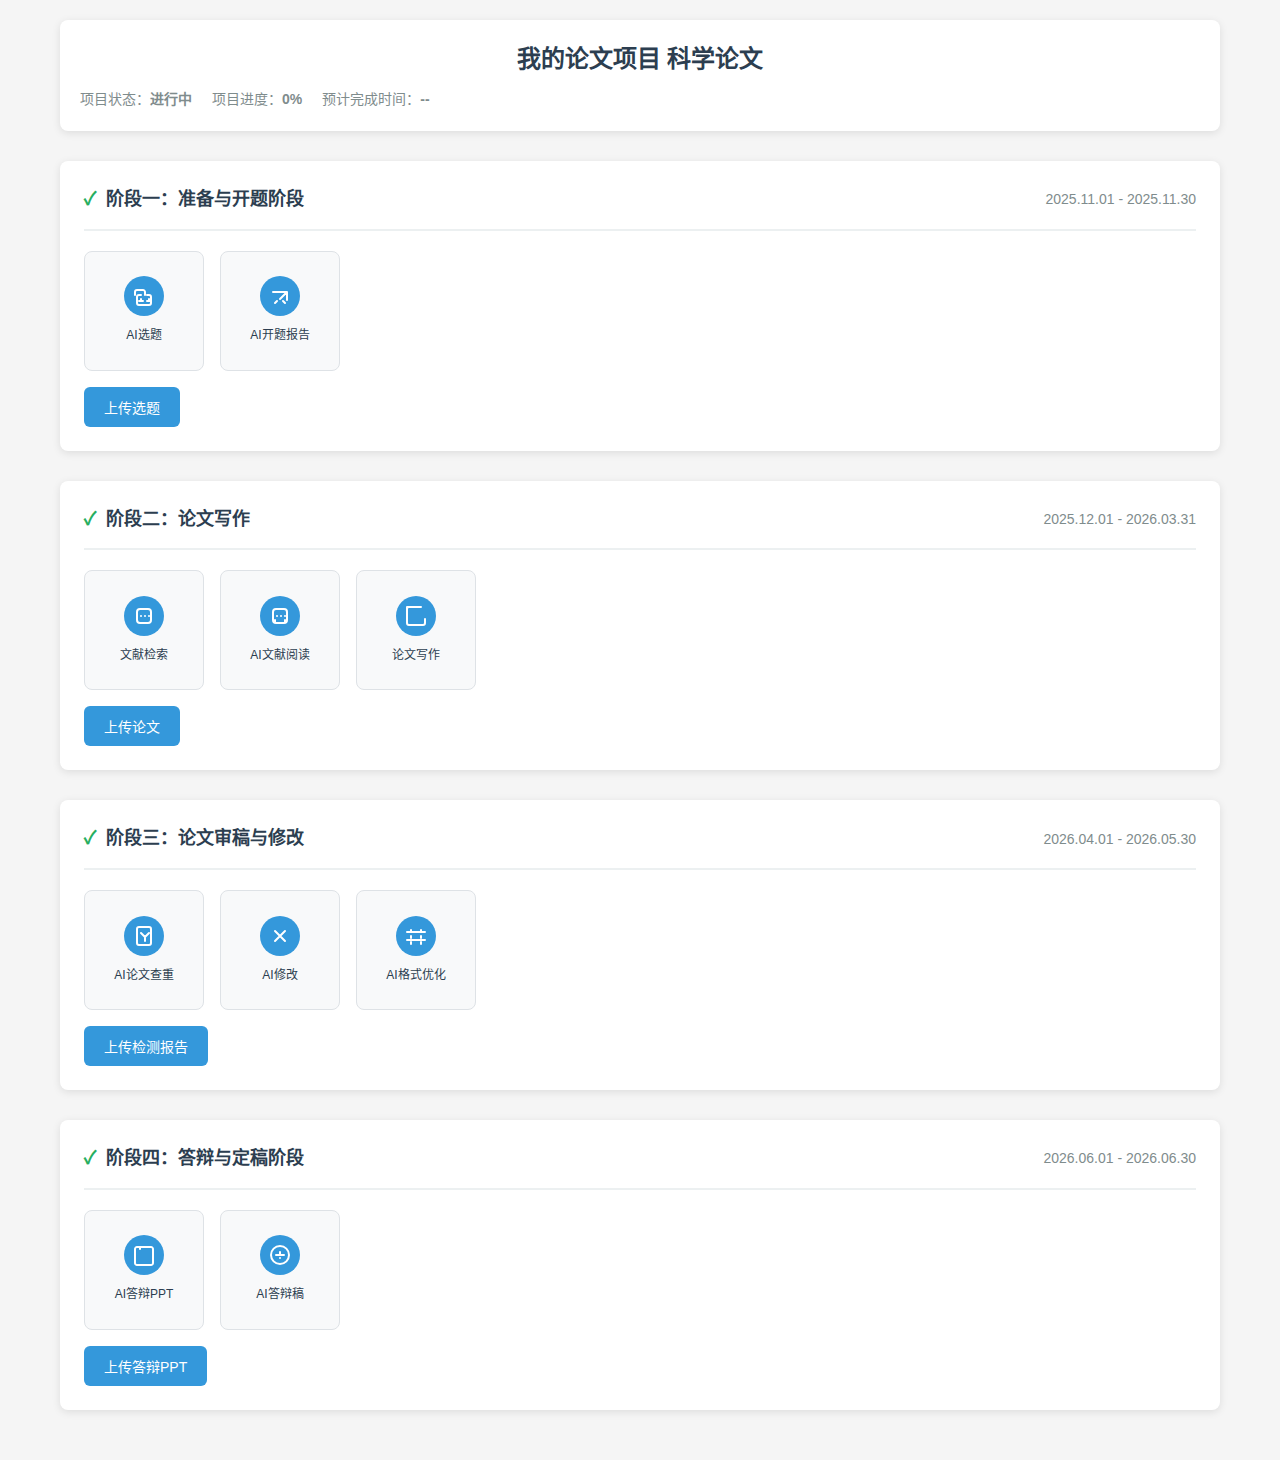
<file: project-progress.html>
<!DOCTYPE html>
<html lang="zh-CN">
<head>
    <meta charset="UTF-8">
    <meta name="viewport" content="width=device-width, initial-scale=1.0">
    <title>论文项目进度 - 小吉论文</title>
    <link rel="stylesheet" href="css/main.css">
    <style>
        body {
            font-family: -apple-system, BlinkMacSystemFont, 'Segoe UI', Roboto, 'Helvetica Neue', Arial, sans-serif;
            background-color: #f5f5f5;
            color: #333;
            line-height: 1.6;
            margin: 0;
            padding: 0;
        }
        
        .container {
            max-width: 1200px;
            margin: 0 auto;
            padding: 20px;
        }
        
        .header {
            background-color: white;
            padding: 20px;
            border-radius: 8px;
            box-shadow: 0 2px 8px rgba(0,0,0,0.1);
            margin-bottom: 30px;
        }
        
        .project-title {
            font-size: 24px;
            font-weight: 600;
            margin-bottom: 10px;
            color: #2c3e50;
        }
        
        .project-meta {
            display: flex;
            gap: 20px;
            color: #7f8c8d;
            font-size: 14px;
        }
        
        .stage {
            background-color: white;
            padding: 24px;
            border-radius: 8px;
            box-shadow: 0 2px 8px rgba(0,0,0,0.1);
            margin-bottom: 30px;
        }
        
        .stage-header {
            display: flex;
            justify-content: space-between;
            align-items: center;
            margin-bottom: 20px;
            padding-bottom: 15px;
            border-bottom: 2px solid #ecf0f1;
        }
        
        .stage-title {
            font-size: 18px;
            font-weight: 600;
            color: #2c3e50;
            display: flex;
            align-items: center;
            gap: 10px;
        }
        
        .stage-title .check-icon {
            color: #27ae60;
        }
        
        .stage-time {
            font-size: 14px;
            color: #7f8c8d;
        }
        
        .tools-container {
            display: flex;
            flex-wrap: wrap;
            gap: 16px;
            margin-bottom: 16px;
        }
        
        .tool-card {
            width: 120px;
            height: 120px;
            background-color: #f8f9fa;
            border: 1px solid #dee2e6;
            border-radius: 8px;
            display: flex;
            flex-direction: column;
            align-items: center;
            justify-content: center;
            cursor: pointer;
            transition: all 0.3s ease;
        }
        
        .tool-card:hover {
            background-color: #e9ecef;
            transform: translateY(-2px);
            box-shadow: 0 4px 12px rgba(0,0,0,0.1);
        }
        
        .tool-icon {
            width: 40px;
            height: 40px;
            background-color: #3498db;
            border-radius: 50%;
            display: flex;
            align-items: center;
            justify-content: center;
            color: white;
            font-size: 20px;
            margin-bottom: 10px;
        }
        
        .tool-name {
            font-size: 12px;
            text-align: center;
            color: #2c3e50;
        }
        
        .upload-button {
            background-color: #3498db;
            color: white;
            border: none;
            padding: 10px 20px;
            border-radius: 6px;
            cursor: pointer;
            font-size: 14px;
            font-weight: 500;
            transition: background-color 0.3s ease;
        }
        
        .upload-button:hover {
            background-color: #2980b9;
        }
    </style>
</head>
<body>
    <div class="container">
        <div class="header">
            <div class="project-title">
                <span id="display-project-name">我的论文项目</span> <span class="project-type">科学论文</span>
            </div>
            <div class="project-meta">
                <span>项目状态：<strong>进行中</strong></span>
                <span>项目进度：<strong>0%</strong></span>
                <span>预计完成时间：<strong>--</strong></span>
            </div>
        </div>

        <!-- 阶段一：准备与开题阶段 -->
        <div class="stage">
            <div class="stage-header">
                <div class="stage-title">
                    <span class="check-icon">✓</span>
                    阶段一：准备与开题阶段
                </div>
                <div class="stage-time">
                    2025.11.01 - 2025.11.30
                </div>
            </div>
            
            <div class="stage-content">
                <div class="tools-container">
                    <div class="tool-card">
                        <div class="tool-icon">
                            <svg width="24" height="24" viewBox="0 0 24 24" fill="none" xmlns="http://www.w3.org/2000/svg">
                                <path d="M9 11H7C5.89543 11 5 11.8954 5 13V19C5 20.1046 5.89543 21 7 21H17C18.1046 21 19 20.1046 19 19V13C19 11.8954 18.1046 11 17 11H15" stroke="white" stroke-width="2" stroke-linecap="round" stroke-linejoin="round"/>
                                <path d="M13 11V8C13 6.89543 12.1046 6 11 6H5C3.89543 6 3 6.89543 3 8V11" stroke="white" stroke-width="2" stroke-linecap="round" stroke-linejoin="round"/>
                                <path d="M9 17H7M9 17V15M9 17H11" stroke="white" stroke-width="2" stroke-linecap="round" stroke-linejoin="round"/>
                                <path d="M17 17H15M17 17V15M17 17H19" stroke="white" stroke-width="2" stroke-linecap="round" stroke-linejoin="round"/>
                            </svg>
                        </div>
                        <div class="tool-name">AI选题</div>
                    </div>
                    
                    <div class="tool-card">
                        <div class="tool-icon">
                            <svg width="24" height="24" viewBox="0 0 24 24" fill="none" xmlns="http://www.w3.org/2000/svg">
                                <path d="M12 15L19 8M19 8L5 8M19 8V16" stroke="white" stroke-width="2" stroke-linecap="round" stroke-linejoin="round"/>
                                <path d="M9 17L7 19M15 17L17 19" stroke="white" stroke-width="2" stroke-linecap="round" stroke-linejoin="round"/>
                            </svg>
                        </div>
                        <div class="tool-name">AI开题报告</div>
                    </div>
                </div>
                
                <button class="upload-button">上传选题</button>
            </div>
        </div>

        <!-- 阶段二：论文写作 -->
        <div class="stage">
            <div class="stage-header">
                <div class="stage-title">
                    <span class="check-icon">✓</span>
                    阶段二：论文写作
                </div>
                <div class="stage-time">
                    2025.12.01 - 2026.03.31
                </div>
            </div>
            
            <div class="stage-content">
                <div class="tools-container">
                    <div class="tool-card">
                        <div class="tool-icon">
                            <svg width="24" height="24" viewBox="0 0 24 24" fill="none" xmlns="http://www.w3.org/2000/svg">
                                <path d="M9 12H9.01M13 12H13.01M17 12H17.01M5 8C5 6.34315 6.34315 5 8 5H16C17.6569 5 19 6.34315 19 8V16C19 17.6569 17.6569 19 16 19H8C6.34315 19 5 17.6569 5 16V8Z" stroke="white" stroke-width="2" stroke-linecap="round" stroke-linejoin="round"/>
                            </svg>
                        </div>
                        <div class="tool-name">文献检索</div>
                    </div>
                    
                    <div class="tool-card">
                        <div class="tool-icon">
                            <svg width="24" height="24" viewBox="0 0 24 24" fill="none" xmlns="http://www.w3.org/2000/svg">
                                <path d="M9 12H9.01M13 12H13.01M17 12H17.01M5 8C5 6.34315 6.34315 5 8 5H16C17.6569 5 19 6.34315 19 8V16C19 17.6569 17.6569 19 16 19H8C6.34315 19 5 17.6569 5 16V8Z" stroke="white" stroke-width="2" stroke-linecap="round" stroke-linejoin="round"/>
                                <path d="M7 16V18M17 16V18" stroke="white" stroke-width="2" stroke-linecap="round" stroke-linejoin="round"/>
                            </svg>
                        </div>
                        <div class="tool-name">AI文献阅读</div>
                    </div>
                    
                    <div class="tool-card">
                        <div class="tool-icon">
                            <svg width="24" height="24" viewBox="0 0 24 24" fill="none" xmlns="http://www.w3.org/2000/svg">
                                <path d="M21 15V19C21 20.1046 20.1046 21 19 21H5C3.89543 21 3 20.1046 3 19V5C3 3.89543 3.89543 3 5 3H9M3 3H17M3 3V7" stroke="white" stroke-width="2" stroke-linecap="round" stroke-linejoin="round"/>
                            </svg>
                        </div>
                        <div class="tool-name">论文写作</div>
                    </div>
                </div>
                
                <button class="upload-button">上传论文</button>
            </div>
        </div>

        <!-- 阶段三：论文审稿与修改 -->
        <div class="stage">
            <div class="stage-header">
                <div class="stage-title">
                    <span class="check-icon">✓</span>
                    阶段三：论文审稿与修改
                </div>
                <div class="stage-time">
                    2026.04.01 - 2026.05.30
                </div>
            </div>
            
            <div class="stage-content">
                <div class="tools-container">
                    <div class="tool-card">
                        <div class="tool-icon">
                            <svg width="24" height="24" viewBox="0 0 24 24" fill="none" xmlns="http://www.w3.org/2000/svg">
                                <path d="M17 3H7C5.89543 3 5 3.89543 5 5V19C5 20.1046 5.89543 21 7 21H17C18.1046 21 19 20.1046 19 19V5C19 3.89543 18.1046 3 17 3Z" stroke="white" stroke-width="2" stroke-linecap="round" stroke-linejoin="round"/>
                                <path d="M17 9L13 13M13 13L9 9M13 13V17" stroke="white" stroke-width="2" stroke-linecap="round" stroke-linejoin="round"/>
                            </svg>
                        </div>
                        <div class="tool-name">AI论文查重</div>
                    </div>
                    
                    <div class="tool-card">
                        <div class="tool-icon">
                            <svg width="24" height="24" viewBox="0 0 24 24" fill="none" xmlns="http://www.w3.org/2000/svg">
                                <path d="M7 7L17 17M7 17L17 7" stroke="white" stroke-width="2" stroke-linecap="round" stroke-linejoin="round"/>
                            </svg>
                        </div>
                        <div class="tool-name">AI修改</div>
                    </div>
                    
                    <div class="tool-card">
                        <div class="tool-icon">
                            <svg width="24" height="24" viewBox="0 0 24 24" fill="none" xmlns="http://www.w3.org/2000/svg">
                                <path d="M7 6V8M17 6V8M7 12V14M17 12V14M7 18V20M17 18V20M3 8H21M3 16H21" stroke="white" stroke-width="2" stroke-linecap="round" stroke-linejoin="round"/>
                            </svg>
                        </div>
                        <div class="tool-name">AI格式优化</div>
                    </div>
                </div>
                
                <button class="upload-button">上传检测报告</button>
            </div>
        </div>

        <!-- 阶段四：答辩与定稿阶段 -->
        <div class="stage">
            <div class="stage-header">
                <div class="stage-title">
                    <span class="check-icon">✓</span>
                    阶段四：答辩与定稿阶段
                </div>
                <div class="stage-time">
                    2026.06.01 - 2026.06.30
                </div>
            </div>
            
            <div class="stage-content">
                <div class="tools-container">
                    <div class="tool-card">
                        <div class="tool-icon">
                            <svg width="24" height="24" viewBox="0 0 24 24" fill="none" xmlns="http://www.w3.org/2000/svg">
                                <path d="M16 4H19C19.5304 4 20.0391 4.21071 20.4142 4.58579C20.7893 4.96086 21 5.46957 21 6V20C21 20.5304 20.7893 21.0391 20.4142 21.4142C20.0391 21.7893 19.5304 22 19 22H5C4.46957 22 3.96086 21.7893 3.58579 21.4142C3.21071 21.0391 3 20.5304 3 20V6C3 5.46957 3.21071 4.96086 3.58579 4.58579C3.96086 4.21071 4.46957 4 5 4H8M8 4V6M8 4H16M8 4V6" stroke="white" stroke-width="2" stroke-linecap="round" stroke-linejoin="round"/>
                            </svg>
                        </div>
                        <div class="tool-name">AI答辩PPT</div>
                    </div>
                    
                    <div class="tool-card">
                        <div class="tool-icon">
                            <svg width="24" height="24" viewBox="0 0 24 24" fill="none" xmlns="http://www.w3.org/2000/svg">
                                <path d="M12 9V11M12 15V15.01M8 12H16M21 12C21 16.9706 16.9706 21 12 21C7.02944 21 3 16.9706 3 12C3 7.02944 7.02944 3 12 3C16.9706 3 21 7.02944 21 12Z" stroke="white" stroke-width="2" stroke-linecap="round" stroke-linejoin="round"/>
                            </svg>
                        </div>
                        <div class="tool-name">AI答辩稿</div>
                    </div>
                </div>
                
                <button class="upload-button">上传答辩PPT</button>
            </div>
        </div>
    </div>

    <script>
        // 页面加载时获取项目信息
        document.addEventListener('DOMContentLoaded', function() {
            // 优先从全局变量获取项目信息，如果不存在则从localStorage获取
            let projectName = window.globalProjectName || localStorage.getItem('projectName') || '我的论文项目';
            let major = window.globalMajor || localStorage.getItem('major') || '科学';
            let education = window.globalEducation || localStorage.getItem('education') || '本科';
            
            // 更新全局变量，确保一致性
            window.globalProjectName = projectName;
            window.globalMajor = major;
            window.globalEducation = education;
            
            // 显示项目名称
            const projectNameElement = document.getElementById('display-project-name');
            if (projectNameElement) {
                projectNameElement.textContent = projectName;
            }
            
            // 给所有工具卡片添加点击事件
            const toolCards = document.querySelectorAll('.tool-card');
            toolCards.forEach(card => {
                card.addEventListener('click', function() {
                    // 这里可以添加工具的具体功能逻辑
                    alert(`正在加载${this.querySelector('.tool-name').textContent}工具`);
                });
            });
            
            // 给上传按钮添加点击事件
            const uploadButtons = document.querySelectorAll('.upload-button');
            uploadButtons.forEach(button => {
                button.addEventListener('click', function() {
                    // 判断按钮文本，如果是"上传选题"则跳转到选题页面
                    if (this.textContent.trim() === '上传选题') {
                        window.location.href = 'topic-selection.html';
                    } else {
                        // 其他上传按钮保持原功能
                        alert('文件上传功能正在开发中');
                    }
                });
            });
        });
    </script>
</body>
</html>
</file>
<file: css/main.css>
/* 全局样式重置 */
* {
    margin: 0;
    padding: 0;
    box-sizing: border-box;
}

/* 基础样式 */
body {
    font-family: -apple-system, BlinkMacSystemFont, 'Segoe UI', Roboto, 'Helvetica Neue', Arial, sans-serif;
    background-color: #f8f9fa;
    color: #333;
    line-height: 1.6;
    min-height: 100vh;
}

/* 应用容器样式 */
.app-container {
    max-width: 1200px;
    margin: 0 auto;
    padding: 20px;
}

/* 头部样式保持不变（已在HTML中定义） */

/* 内容包装器 - 两栏布局 */
.content-wrapper {
    display: flex;
    gap: 30px;
    margin-top: 30px;
    min-height: calc(100vh - 120px);
}

/* 左侧面板样式 */
.left-panel {
    flex: 0 0 450px;
    background-color: #fff;
    border-radius: 10px;
    padding: 30px;
    box-shadow: 0 2px 10px rgba(0, 0, 0, 0.1);
}

/* 右侧面板样式 */
.right-panel {
    flex: 1;
    background-color: #fff;
    border-radius: 10px;
    padding: 30px;
    box-shadow: 0 2px 10px rgba(0, 0, 0, 0.1);
    min-height: 600px;
}

/* 结果容器样式 */
#result-container {
    height: 100%;
    display: flex;
    flex-direction: column;
}

/* 头部样式 */
.header {
    text-align: center;
    margin-bottom: 30px;
}

.logo {
    display: flex;
    align-items: center;
    justify-content: center;
    margin-bottom: 15px;
}

.logo svg {
    margin-right: 10px;
}

/* Logo样式 */
.logo-icon {
    width: 144px;
    height: 29px;
}

.logo h1 {
    font-size: 28px;
    color: #3498db;
    font-weight: 600;
}

/* 表单容器样式 */
.form-container {
    display: flex;
    flex-direction: column;
    gap: 20px;
}

/* 表单组样式 */
.form-group {
    display: flex;
    flex-direction: column;
    gap: 8px;
}

.form-group label {
    font-weight: 500;
    color: #555;
    font-size: 14px;
}

.form-group span {
    padding: 12px 15px;
    background-color: #f1f3f4;
    border-radius: 6px;
    font-size: 16px;
    border: 1px solid #e0e0e0;
}

/* 文本区域样式 */
#research-direction {
    width: 100%;
    height: 100px;
    padding: 12px 15px;
    border: 1px solid #ddd;
    border-radius: 6px;
    font-size: 16px;
    font-family: inherit;
    resize: vertical;
    transition: border-color 0.3s ease;
}

#research-direction:focus {
    outline: none;
    border-color: #3498db;
    box-shadow: 0 0 0 3px rgba(52, 152, 219, 0.1);
}

#research-direction::placeholder {
    color: #aaa;
}

/* 字符计数样式 */
.character-count {
    text-align: right;
    font-size: 12px;
    color: #888;
    margin-top: 5px;
}

/* 空状态样式 */
.empty-state {
    flex: 1;
    display: flex;
    flex-direction: column;
    align-items: center;
    justify-content: center;
    text-align: center;
    color: #888;
}

.empty-state svg {
    margin-bottom: 20px;
    opacity: 0.6;
}

.empty-text {
    font-size: 16px;
    line-height: 1.5;
}

/* 结果内容样式 */
.result-content {
    padding: 20px;
    background-color: #fff;
    border-radius: 8px;
    box-shadow: 0 2px 4px rgba(0, 0, 0, 0.05);
    min-height: 400px;
}

/* Markdown元素样式 */
.result-content h1 {
    color: #2c3e50;
    font-size: 24px;
    margin-top: 0;
    margin-bottom: 20px;
    padding-bottom: 10px;
    border-bottom: 2px solid #ecf0f1;
}

.result-content h2 {
    color: #2c3e50;
    font-size: 20px;
    margin-top: 25px;
    margin-bottom: 15px;
    padding-bottom: 8px;
    border-bottom: 1px solid #ecf0f1;
}

.result-content h3 {
    color: #34495e;
    font-size: 18px;
    margin-top: 20px;
    margin-bottom: 10px;
}

.result-content h4,
.result-content h5,
.result-content h6 {
    color: #34495e;
    font-size: 16px;
    margin-top: 15px;
    margin-bottom: 8px;
}

.result-content p {
    color: #555;
    line-height: 1.6;
    margin-bottom: 15px;
}

.result-content strong {
    font-weight: 600;
    color: #2c3e50;
}

.result-content em {
    font-style: italic;
}

.result-content ul,
.result-content ol {
    margin-bottom: 15px;
    padding-left: 25px;
}

.result-content ul li {
    margin-bottom: 8px;
    line-height: 1.6;
}

.result-content ol li {
    margin-bottom: 8px;
    line-height: 1.6;
}

.result-content a {
    color: #3498db;
    text-decoration: none;
}

.result-content a:hover {
    text-decoration: underline;
}

.result-content code {
    background-color: #f8f8f8;
    padding: 2px 4px;
    border-radius: 3px;
    font-family: 'Courier New', Courier, monospace;
    font-size: 0.9em;
}

.result-content pre {
    background-color: #f8f8f8;
    padding: 15px;
    border-radius: 5px;
    overflow-x: auto;
    margin-bottom: 15px;
}

.result-content pre code {
    background-color: transparent;
    padding: 0;
}

/* 生成按钮样式 */
.generate-button {
    background-color: #3498db;
    color: white;
    border: none;
    padding: 15px 20px;
    border-radius: 6px;
    font-size: 16px;
    font-weight: 500;
    cursor: pointer;
    transition: background-color 0.3s ease;
    margin-top: 10px;
    width: 100%;
}

/* 工具按钮样式 */
.tool-btn {
    flex: 1;
    height: 80px;
    background-color: transparent;
    border: none;
    border-radius: 16px;
    padding: 10px;
    cursor: pointer;
    font-size: 14px;
    color: #333;
    transition: background-color 0.3s ease;
}

.tool-btn:hover {
    background-color: #E6F2FF;
}

.generate-button:hover {
    background-color: #2980b9;
}

.generate-button:active {
    transform: translateY(1px);
}

.generate-button:disabled {
    background-color: #ccc;
    cursor: not-allowed;
}

/* 表单选择框样式 */
.form-select {
    width: 100%;
    padding: 12px 15px;
    border: 1px solid #ddd;
    border-radius: 6px;
    font-size: 16px;
    font-family: inherit;
    background-color: white;
    cursor: pointer;
    transition: border-color 0.3s ease;
}

.form-select:focus {
    outline: none;
    border-color: #3498db;
    box-shadow: 0 0 0 3px rgba(52, 152, 219, 0.1);
}

/* 单选按钮组样式 */
.radio-group {
    display: flex;
    flex-wrap: wrap;
    gap: 15px;
    margin-top: 5px;
}

.radio-item {
    display: flex;
    align-items: center;
    gap: 8px;
}

.radio-item input[type="radio"] {
    width: 18px;
    height: 18px;
    accent-color: #3498db;
}

.radio-item label {
    cursor: pointer;
    font-weight: normal;
    color: #333;
}

/* 免责声明样式 */
.disclaimer {
    font-size: 12px;
    color: #888;
    margin-top: 15px;
    line-height: 1.5;
}

/* 结果头部样式 */
.result-header {
    font-size: 18px;
    font-weight: 600;
    color: #2c3e50;
    margin-bottom: 20px;
    padding-bottom: 10px;
    border-bottom: 2px solid #ecf0f1;
}

/* 结果主体样式 */
.result-body {
    line-height: 1.8;
}

/* 加载状态样式 */
.loading {
    display: flex;
    align-items: center;
    justify-content: center;
    min-height: 400px;
    color: #666;
    font-size: 16px;
}

/* 错误状态样式 */
.error {
    display: flex;
    align-items: center;
    justify-content: center;
    min-height: 400px;
    color: #e74c3c;
    font-size: 16px;
    text-align: center;
}

/* 项目特征样式 */
.item-features {
    font-size: 12px;
    color: #666;
    margin-top: 5px;
}

/* 进度条容器样式 */
.progress-container {
    height: 6px;
    background-color: #e0e0e0;
    border-radius: 3px;
    margin-top: 8px;
    overflow: hidden;
}

/* 进度条填充样式 */
.progress-bar {
    height: 100%;
    border-radius: 3px;
    transition: width 0.3s ease;
}

/* 不同状态的进度条颜色 */
.progress-bar.completed {
    background-color: #007bff;
}

.progress-bar.in-progress {
    background-color: #007bff;
}

.progress-bar.not-started {
    background-color: #6c757d;
}

/* 响应式设计 */
@media (max-width: 768px) {
    .app-container {
        padding: 15px;
    }
    
    .content-wrapper {
        flex-direction: column;
        gap: 20px;
        margin-top: 20px;
    }
    
    .left-panel {
        flex: none;
        width: 100%;
        padding: 20px;
    }
    
    .right-panel {
        flex: none;
        width: 100%;
        padding: 20px;
        min-height: 400px;
    }
    
    .logo h1 {
        font-size: 24px;
    }
    
    #research-direction {
        height: 80px;
        font-size: 14px;
    }
    
    .generate-button {
        padding: 12px 16px;
        font-size: 14px;
    }
    
    .form-select {
        font-size: 14px;
    }
    
    .radio-group {
        gap: 10px;
    }
    
    .radio-item {
        flex: 1 1 45%; /* 让单选按钮在移动设备上每行显示两个 */
    }
    
    .radio-item input[type="radio"] {
        width: 16px;
        height: 16px;
    }
    
    .disclaimer {
        font-size: 11px;
    }
    
    .result-header {
        font-size: 16px;
    }
}
</file>
